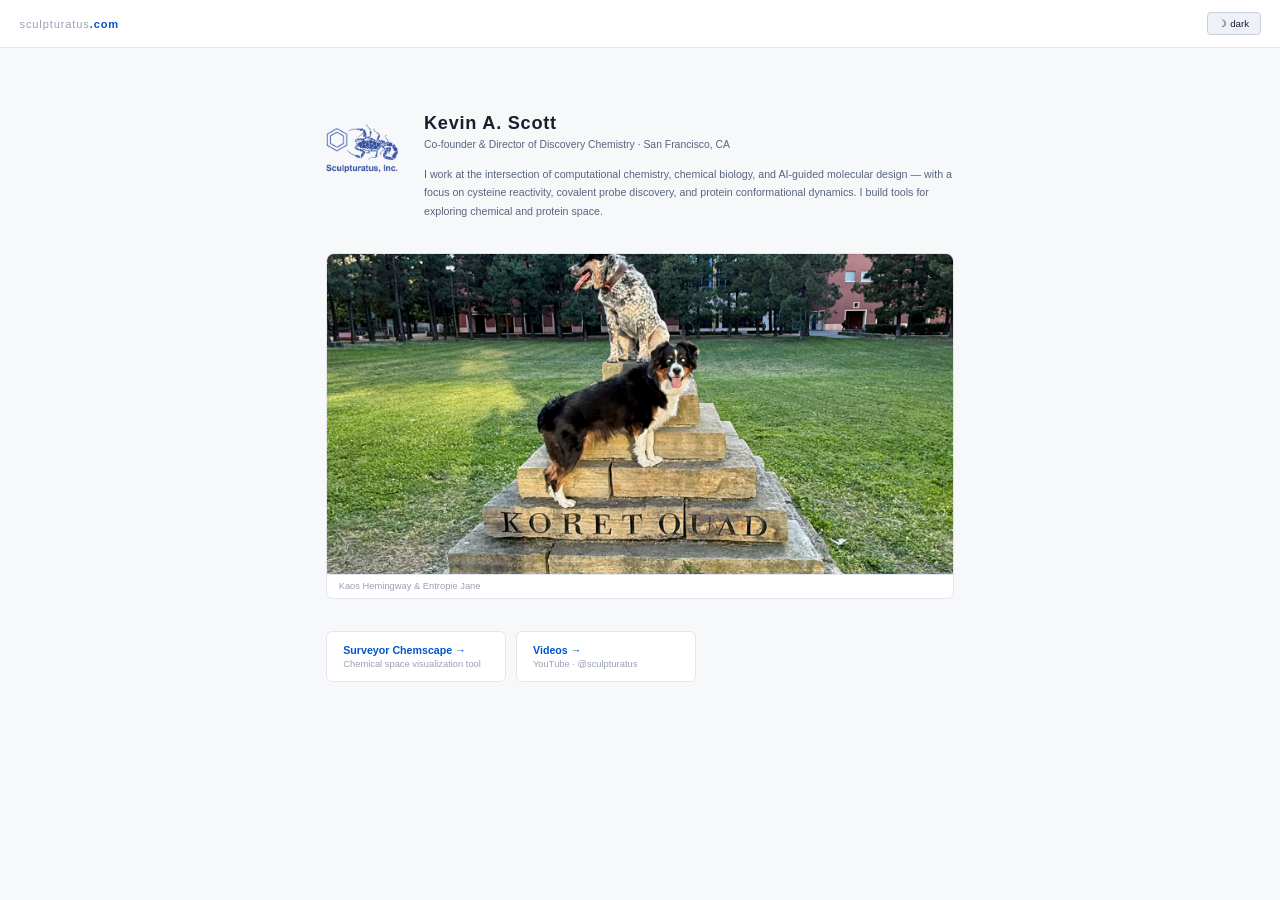
<file: index.html>
<!DOCTYPE html>
<html lang="en">
<head>
  <meta charset="UTF-8">
  <meta name="viewport" content="width=device-width, initial-scale=1.0">
  <title>sculpturatus</title>
  <style>
    :root {
      --bg:        #F7F8FA;
      --bg2:       #FFFFFF;
      --bg3:       #EEF1F7;
      --border:    #E2E6EF;
      --border2:   #C8D0DF;
      --text:      #1A1F2E;
      --text-dim:  #5A6480;
      --text-hint: #9AA0B4;
      --accent:    #0055CC;
      --accent2:   #00A3A3;
    }
    .dark {
      --bg:        #0D0F14;
      --bg2:       #080A0F;
      --bg3:       #141820;
      --border:    #1E2330;
      --border2:   #2A3045;
      --text:      #C8D0E0;
      --text-dim:  #8B94A8;
      --text-hint: #3A4560;
      --accent:    #00D4FF;
      --accent2:   #51CF66;
    }

    *, *::before, *::after { box-sizing: border-box; margin: 0; padding: 0; }
    html, body {
      height: 100%;
      font-family: Arial, sans-serif;
      font-size: 13px;
      background: var(--bg);
      color: var(--text);
      transition: background 0.2s, color 0.2s;
    }

    /* ── Header ── */
    #header {
      height: 48px;
      background: var(--bg2);
      border-bottom: 1px solid var(--border);
      display: flex; align-items: center;
      padding: 0 1.5rem; gap: 1rem;
    }
    #header .logo {
      font-weight: 700; font-size: 0.85rem;
      color: var(--accent); letter-spacing: 0.08em;
      text-decoration: none;
    }
    #header .logo span { color: var(--text-hint); font-weight: 400; }
    #header .spacer { flex: 1; }
    .btn {
      font-family: Arial, sans-serif; font-size: 0.75rem;
      padding: 0.35rem 0.8rem; border-radius: 4px; cursor: pointer;
      border: 1px solid var(--border2); background: var(--bg3);
      color: var(--text); text-decoration: none;
      transition: border-color 0.15s, background 0.15s;
    }
    .btn:hover { border-color: var(--accent); background: var(--bg2); }

    /* ── Main layout ── */
    main {
      max-width: 680px;
      margin: 0 auto;
      padding: 5rem 2rem 4rem;
    }

    /* ── Profile row ── */
    .profile {
      display: flex;
      align-items: flex-start;
      gap: 2rem;
      margin-bottom: 2.5rem;
    }
    .profile img.logo-img {
      width: 72px;
      height: 72px;
      object-fit: contain;
      flex-shrink: 0;
      opacity: 0.92;
    }
    .profile-text h1 {
      font-size: 1.4rem;
      font-weight: 700;
      color: var(--text);
      letter-spacing: 0.04em;
      margin-bottom: 0.25rem;
    }
    .profile-text .role {
      font-size: 0.8rem;
      color: var(--text-dim);
      margin-bottom: 0.9rem;
      line-height: 1.5;
    }
    .profile-text p {
      font-size: 0.82rem;
      color: var(--text-dim);
      line-height: 1.75;
    }

    /* ── Dogs ── */
    .dogs {
      margin-bottom: 2.5rem;
      border-radius: 8px;
      overflow: hidden;
      border: 1px solid var(--border);
    }
    .dogs img {
      width: 100%;
      display: block;
      max-height: 320px;
      object-fit: cover;
    }
    .dogs-caption {
      padding: 0.5rem 0.9rem;
      font-size: 0.72rem;
      color: var(--text-hint);
      background: var(--bg2);
      border-top: 1px solid var(--border);
    }

    /* ── Links ── */
    .links {
      display: flex;
      gap: 0.75rem;
      flex-wrap: wrap;
    }
    .link-card {
      display: flex;
      flex-direction: column;
      gap: 0.25rem;
      padding: 0.9rem 1.25rem;
      border-radius: 6px;
      border: 1px solid var(--border);
      background: var(--bg2);
      text-decoration: none;
      color: var(--text);
      min-width: 180px;
      transition: border-color 0.15s, background 0.15s;
    }
    .link-card:hover {
      border-color: var(--accent);
      background: var(--bg3);
    }
    .link-card .link-title {
      font-size: 0.82rem;
      font-weight: 700;
      color: var(--accent);
    }
    .link-card .link-desc {
      font-size: 0.72rem;
      color: var(--text-hint);
    }
  </style>
</head>
<body>

<div id="header">
  <a class="logo" href="/"><span>sculpturatus</span>.com</a>
  <div class="spacer"></div>
  <button class="btn" onclick="document.body.classList.toggle('dark')">
    ☽ dark
  </button>
</div>

<main>

  <div class="profile">
    <img class="logo-img" src="/sculpturatus_transparent.png" alt="sculpturatus logo">
    <div class="profile-text">
      <h1>Kevin A. Scott</h1>
      <div class="role">
        Co-founder &amp; Director of Discovery Chemistry · San Francisco, CA
      </div>
      <p>
        I work at the intersection of computational chemistry, chemical biology,
        and AI-guided molecular design — with a focus on cysteine reactivity,
        covalent probe discovery, and protein conformational dynamics.
        I build tools for exploring chemical and protein space.
      </p>
    </div>
  </div>

  <div class="dogs">
    <img src="/kaos_entropie.jpg" alt="Kaos and Entropie">
    <div class="dogs-caption">Kaos Hemingway &amp; Entropie Jane</div>
  </div>

  <div class="links">
    <a class="link-card" href="/chemscape">
      <span class="link-title">Surveyor Chemscape →</span>
      <span class="link-desc">Chemical space visualization tool</span>
    </a>
    <a class="link-card" href="https://www.youtube.com/@sculpturatus" target="_blank" rel="noopener">
      <span class="link-title">Videos →</span>
      <span class="link-desc">YouTube · @sculpturatus</span>
    </a>
  </div>

</main>

</body>
</html>
</file>
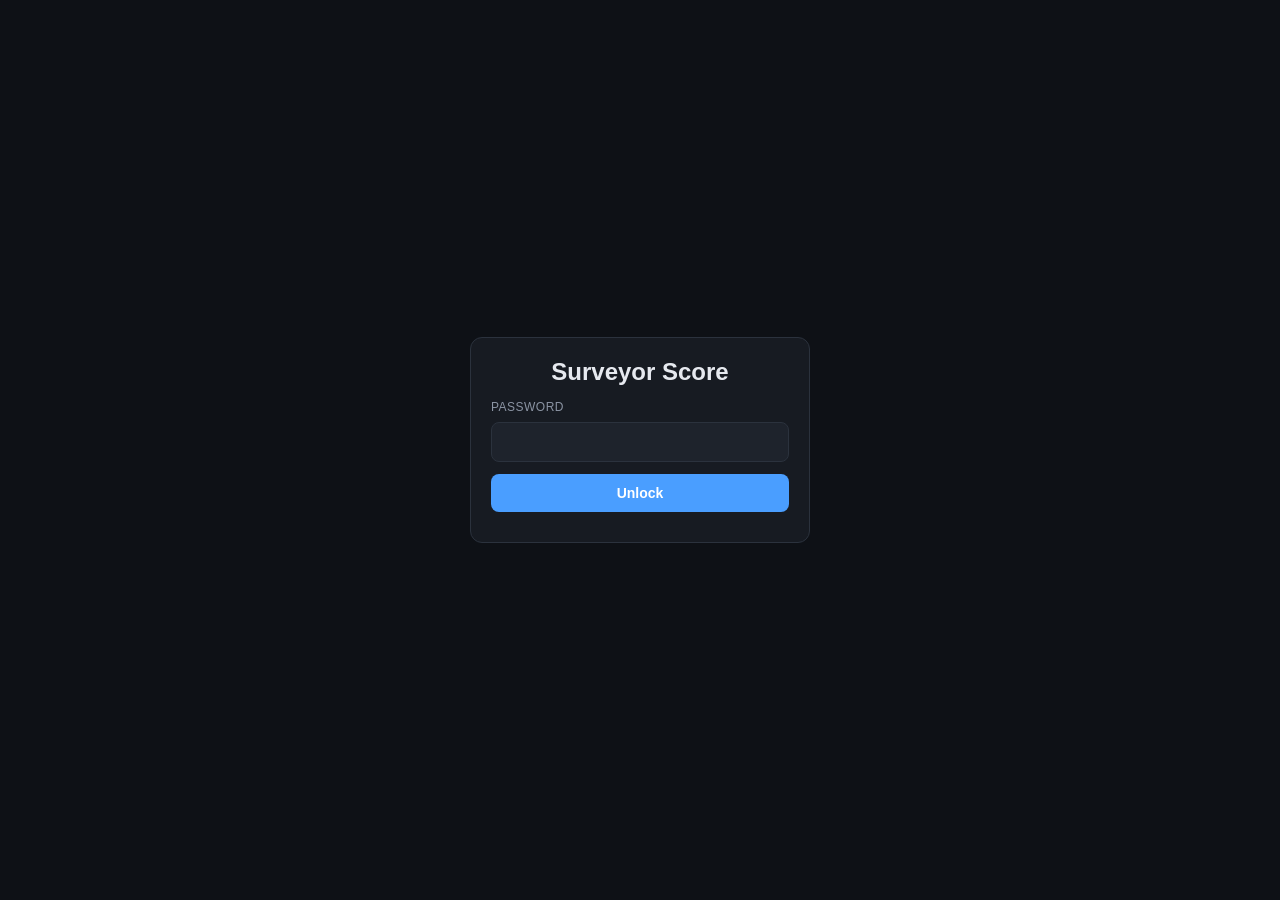
<file: surveyorscore/index.html>
<!DOCTYPE html>
<html lang="en">
<head>
<meta charset="utf-8">
<meta name="viewport" content="width=device-width, initial-scale=1">
<meta name="robots" content="noindex, nofollow">
<title>Surveyor Score</title>
<style>
  :root{
    --bg:#0e1116; --panel:#171b22; --panel2:#1e232c; --border:#2b323d;
    --text:#e6e9ef; --muted:#8b94a3; --accent:#4a9eff; --good:#3ecf8e; --bad:#ff6b6b;
  }
  *{box-sizing:border-box}
  body{margin:0;font-family:-apple-system,BlinkMacSystemFont,"Segoe UI",Roboto,Helvetica,Arial,sans-serif;
    background:var(--bg);color:var(--text);min-height:100vh}
  a{color:var(--accent)}
  .wrap{max-width:760px;margin:0 auto;padding:40px 20px}
  h1{font-size:24px;font-weight:600;margin:0 0 4px}
  .sub{color:var(--muted);font-size:13px;margin-bottom:28px}
  .card{background:var(--panel);border:1px solid var(--border);border-radius:12px;padding:20px;margin-bottom:20px}
  label{display:block;font-size:12px;color:var(--muted);margin-bottom:8px;text-transform:uppercase;letter-spacing:.04em}
  input[type=text],input[type=password],textarea{
    width:100%;background:var(--panel2);border:1px solid var(--border);border-radius:8px;
    color:var(--text);padding:11px 13px;font-size:14px;font-family:inherit}
  textarea{resize:vertical;min-height:52px}
  input:focus,textarea:focus{outline:none;border-color:var(--accent)}
  button{background:var(--accent);color:#fff;border:0;border-radius:8px;padding:11px 18px;
    font-size:14px;font-weight:600;cursor:pointer;margin-top:12px}
  button:hover{filter:brightness(1.08)}
  button:disabled{opacity:.5;cursor:default}
  .hint{font-size:12px;color:var(--muted);margin-top:8px}
  .err{color:var(--bad);font-size:13px;margin-top:10px;white-space:pre-wrap}
  /* gate */
  #gate{position:fixed;inset:0;background:var(--bg);display:flex;align-items:center;justify-content:center;z-index:10}
  #gate .card{width:340px;max-width:90vw;text-align:center}
  #app{display:none}
  /* score result */
  .total{font-size:44px;font-weight:700;margin:6px 0}
  .total small{font-size:18px;color:var(--muted);font-weight:500}
  table{width:100%;border-collapse:collapse;margin-top:14px;font-size:13px}
  th,td{text-align:left;padding:8px 10px;border-bottom:1px solid var(--border)}
  th{color:var(--muted);font-weight:500;text-transform:uppercase;font-size:11px;letter-spacing:.04em}
  td.num{text-align:right;font-variant-numeric:tabular-nums}
  .bar{height:6px;border-radius:3px;background:var(--panel2);overflow:hidden;min-width:70px}
  .bar>i{display:block;height:100%;background:var(--good)}
  /* dropzone */
  #drop{border:2px dashed var(--border);border-radius:10px;padding:34px 20px;text-align:center;
    color:var(--muted);transition:.15s;cursor:pointer}
  #drop.over{border-color:var(--accent);background:var(--panel2);color:var(--text)}
  #drop strong{color:var(--text)}
  .status{font-size:13px;margin-top:12px;color:var(--muted)}
  .spin{display:inline-block;width:14px;height:14px;border:2px solid var(--border);
    border-top-color:var(--accent);border-radius:50%;animation:s .7s linear infinite;vertical-align:-2px;margin-right:6px}
  @keyframes s{to{transform:rotate(360deg)}}
  button.ghost{background:transparent;border:1px solid var(--accent);color:var(--accent)}
  .preview-head{display:flex;align-items:center;justify-content:space-between;gap:12px;margin-top:16px;flex-wrap:wrap}
  .preview-head .meta{font-size:12px;color:var(--muted)}
  .scroll{overflow-x:auto;margin-top:10px;border:1px solid var(--border);border-radius:8px}
  table.grid{width:100%;border-collapse:collapse;font-size:12px;white-space:nowrap}
  table.grid th,table.grid td{padding:7px 10px;border-bottom:1px solid var(--border);text-align:right;font-variant-numeric:tabular-nums}
  table.grid th{position:sticky;top:0;background:var(--panel2);color:var(--muted);font-weight:500;text-transform:none;letter-spacing:0}
  table.grid td:first-child,table.grid th:first-child,
  table.grid td.txt,table.grid th.txt{text-align:left}
  table.grid tr.bad td{color:var(--bad)}
  table.grid tr:last-child td{border-bottom:0}
</style>
</head>
<body>

<!-- ===== password gate ===== -->
<div id="gate">
  <div class="card">
    <h1 style="margin-bottom:14px">Surveyor Score</h1>
    <label style="text-align:left">Password</label>
    <input type="password" id="pw" autocomplete="off" onkeydown="if(event.key==='Enter')unlock()">
    <button onclick="unlock()" id="pwBtn" style="width:100%">Unlock</button>
    <div class="err" id="pwErr"></div>
  </div>
</div>

<!-- ===== app ===== -->
<div id="app">
  <div class="wrap">
    <h1>Surveyor Score</h1>
    <div class="sub">Multi-parameter desirability score (max 5.0) &middot; MW, Fsp&sup3;, cLogP, tPSA, information density</div>

    <!-- single SMILES -->
    <div class="card">
      <label>Single SMILES</label>
      <textarea id="smi" placeholder="Paste a SMILES string, e.g. CC(=O)Oc1ccccc1C(=O)O" onkeydown="if(event.key==='Enter'&&!event.shiftKey){event.preventDefault();scoreOne()}"></textarea>
      <button onclick="scoreOne()" id="scoreBtn">Score</button>
      <div class="err" id="oneErr"></div>
      <div id="result"></div>
    </div>

    <!-- batch CSV -->
    <div class="card">
      <label>Batch &mdash; CSV file</label>
      <div id="drop">
        <div><strong>Drag &amp; drop a CSV</strong> here, or click to choose</div>
        <div class="hint">Needs a <code>smiles</code> column (else the first column is used). You get a CSV back with every score.</div>
      </div>
      <input type="file" id="fileInput" accept=".csv" style="display:none">
      <div class="status" id="batchStatus"></div>
      <div id="batchPreview"></div>
    </div>
  </div>
</div>

<script>
const API = "https://api.sculpturatus.com";
let PW = "";

function authHeaders(extra){ return Object.assign({"X-Surveyor-Password": PW}, extra||{}); }

async function unlock(){
  const pw = document.getElementById("pw").value;
  const btn = document.getElementById("pwBtn"), err = document.getElementById("pwErr");
  err.textContent = ""; btn.disabled = true; btn.textContent = "Checking…";
  try{
    const r = await fetch(API + "/surveyor/auth", { headers: {"X-Surveyor-Password": pw} });
    if(r.ok){ PW = pw; document.getElementById("gate").style.display="none";
              document.getElementById("app").style.display="block"; }
    else if(r.status === 401){ err.textContent = "Wrong password."; }
    else { err.textContent = "Server error (" + r.status + ")."; }
  }catch(e){ err.textContent = "Cannot reach server. " + e.message; }
  btn.disabled = false; btn.textContent = "Unlock";
}

function pct(v){ return Math.round((v/1)*100); }

function renderResult(res){
  const c = res.components, d = res.descriptors;
  const rows = [
    ["MW",            c.mw,           d.mw],
    ["Fraction sp³", c.fsp3,     d.fsp3],
    ["cLogP",         c.clogp,        d.clogp],
    ["tPSA",          c.tpsa,         d.tpsa],
    ["Info density",  c.info_density, d.info_density + " (Böttcher " + d.bottcher + ")"],
  ];
  let html = '<div class="total">' + res.surveyor_score + '<small> / 5.0</small></div>';
  html += '<table><thead><tr><th>Parameter</th><th>Value</th><th>Desirability</th><th></th></tr></thead><tbody>';
  for(const [name,score,val] of rows){
    html += '<tr><td>'+name+'</td><td class="num">'+val+'</td><td class="num">'+score.toFixed(2)+'</td>'
          + '<td><div class="bar"><i style="width:'+pct(score)+'%"></i></div></td></tr>';
  }
  html += '</tbody></table>';
  document.getElementById("result").innerHTML = html;
}

async function scoreOne(){
  const smi = document.getElementById("smi").value.trim();
  const btn = document.getElementById("scoreBtn"), err = document.getElementById("oneErr");
  err.textContent = ""; document.getElementById("result").innerHTML = "";
  if(!smi){ err.textContent = "Enter a SMILES string."; return; }
  btn.disabled = true; btn.textContent = "Scoring…";
  try{
    const r = await fetch(API + "/surveyor/score", {
      method:"POST", headers: authHeaders({"Content-Type":"application/json"}),
      body: JSON.stringify({ smiles: smi })
    });
    if(r.ok){ renderResult(await r.json()); }
    else { const j = await r.json().catch(()=>({})); err.textContent = j.detail || ("Error " + r.status); }
  }catch(e){ err.textContent = "Request failed. " + e.message; }
  btn.disabled = false; btn.textContent = "Score";
}

/* ---- batch ---- */
const drop = document.getElementById("drop");
const fileInput = document.getElementById("fileInput");
drop.addEventListener("click", ()=>fileInput.click());
fileInput.addEventListener("change", e=>{ if(e.target.files[0]) sendCsv(e.target.files[0]); });
["dragenter","dragover"].forEach(ev=>drop.addEventListener(ev, e=>{e.preventDefault();drop.classList.add("over");}));
["dragleave","drop"].forEach(ev=>drop.addEventListener(ev, e=>{e.preventDefault();drop.classList.remove("over");}));
drop.addEventListener("drop", e=>{ const f=e.dataTransfer.files[0]; if(f) sendCsv(f); });

const PREVIEW_ROWS = 15;

// minimal CSV parser (handles quoted fields and commas/newlines inside quotes)
function parseCsv(text){
  const rows = []; let row = [], field = "", q = false;
  for(let i=0;i<text.length;i++){
    const ch = text[i];
    if(q){
      if(ch === '"'){ if(text[i+1] === '"'){ field += '"'; i++; } else q = false; }
      else field += ch;
    } else {
      if(ch === '"') q = true;
      else if(ch === ',') { row.push(field); field = ""; }
      else if(ch === '\n'){ row.push(field); rows.push(row); row = []; field = ""; }
      else if(ch === '\r'){ /* skip */ }
      else field += ch;
    }
  }
  if(field.length || row.length){ row.push(field); rows.push(row); }
  return rows.filter(r => r.length > 1 || (r.length === 1 && r[0] !== ""));
}

function renderPreview(text, name, blobUrl){
  const rows = parseCsv(text);
  const prev = document.getElementById("batchPreview");
  if(!rows.length){ prev.innerHTML = ""; return; }
  const header = rows[0];
  const body = rows.slice(1);
  const errIdx = header.indexOf("error");
  const smiIdx = header.findIndex(h => h.toLowerCase() === "smiles");

  const total = body.length;
  const failed = errIdx >= 0 ? body.filter(r => (r[errIdx]||"").trim() !== "").length : 0;
  const shown = body.slice(0, PREVIEW_ROWS);

  let html = '<div class="preview-head">'
    + '<div class="meta">'+total+' rows scored'
    + (failed ? ' &middot; <span style="color:var(--bad)">'+failed+' failed</span>' : '')
    + (total > PREVIEW_ROWS ? ' &middot; showing first '+PREVIEW_ROWS : '')
    + '</div>'
    + '<button class="ghost" id="dlBtn">Download full CSV</button></div>';

  html += '<div class="scroll"><table class="grid"><thead><tr>';
  header.forEach((h,i) => { const txt = (i === smiIdx || i === 0 || i === errIdx); html += '<th'+(txt?' class="txt"':'')+'>'+esc(h)+'</th>'; });
  html += '</tr></thead><tbody>';
  shown.forEach(r => {
    const isBad = errIdx >= 0 && (r[errIdx]||"").trim() !== "";
    html += '<tr'+(isBad?' class="bad"':'')+'>';
    header.forEach((h,i) => { const txt = (i === smiIdx || i === 0 || i === errIdx); html += '<td'+(txt?' class="txt"':'')+'>'+esc(r[i]!==undefined?r[i]:"")+'</td>'; });
    html += '</tr>';
  });
  html += '</tbody></table></div>';
  prev.innerHTML = html;

  document.getElementById("dlBtn").onclick = () => {
    const a = document.createElement("a"); a.href = blobUrl; a.download = name;
    document.body.appendChild(a); a.click(); a.remove();
  };
}

function esc(s){ return String(s).replace(/&/g,"&amp;").replace(/</g,"&lt;").replace(/>/g,"&gt;"); }

async function sendCsv(file){
  const status = document.getElementById("batchStatus");
  const prev = document.getElementById("batchPreview");
  prev.innerHTML = "";
  if(!/\.csv$/i.test(file.name)){ status.innerHTML = '<span class="err">Please choose a .csv file.</span>'; return; }
  status.innerHTML = '<span class="spin"></span>Scoring '+file.name+'… (large files take a moment)';
  try{
    const fd = new FormData(); fd.append("file", file);
    const r = await fetch(API + "/surveyor/batch", { method:"POST", headers: authHeaders(), body: fd });
    if(!r.ok){ const j = await r.json().catch(()=>({})); status.innerHTML = '<span class="err">'+(j.detail||("Error "+r.status))+'</span>'; return; }
    const blob = await r.blob();
    const text = await blob.text();
    let name = "scored.csv";
    const cd = r.headers.get("Content-Disposition");
    if(cd){ const m = cd.match(/filename="?([^"]+)"?/); if(m) name = m[1]; }
    const url = URL.createObjectURL(blob);
    status.textContent = "Done — preview below.";
    renderPreview(text, name, url);
  }catch(e){ status.innerHTML = '<span class="err">Upload failed. '+e.message+'</span>'; }
  fileInput.value = "";
}
</script>
</body>
</html>
</file>
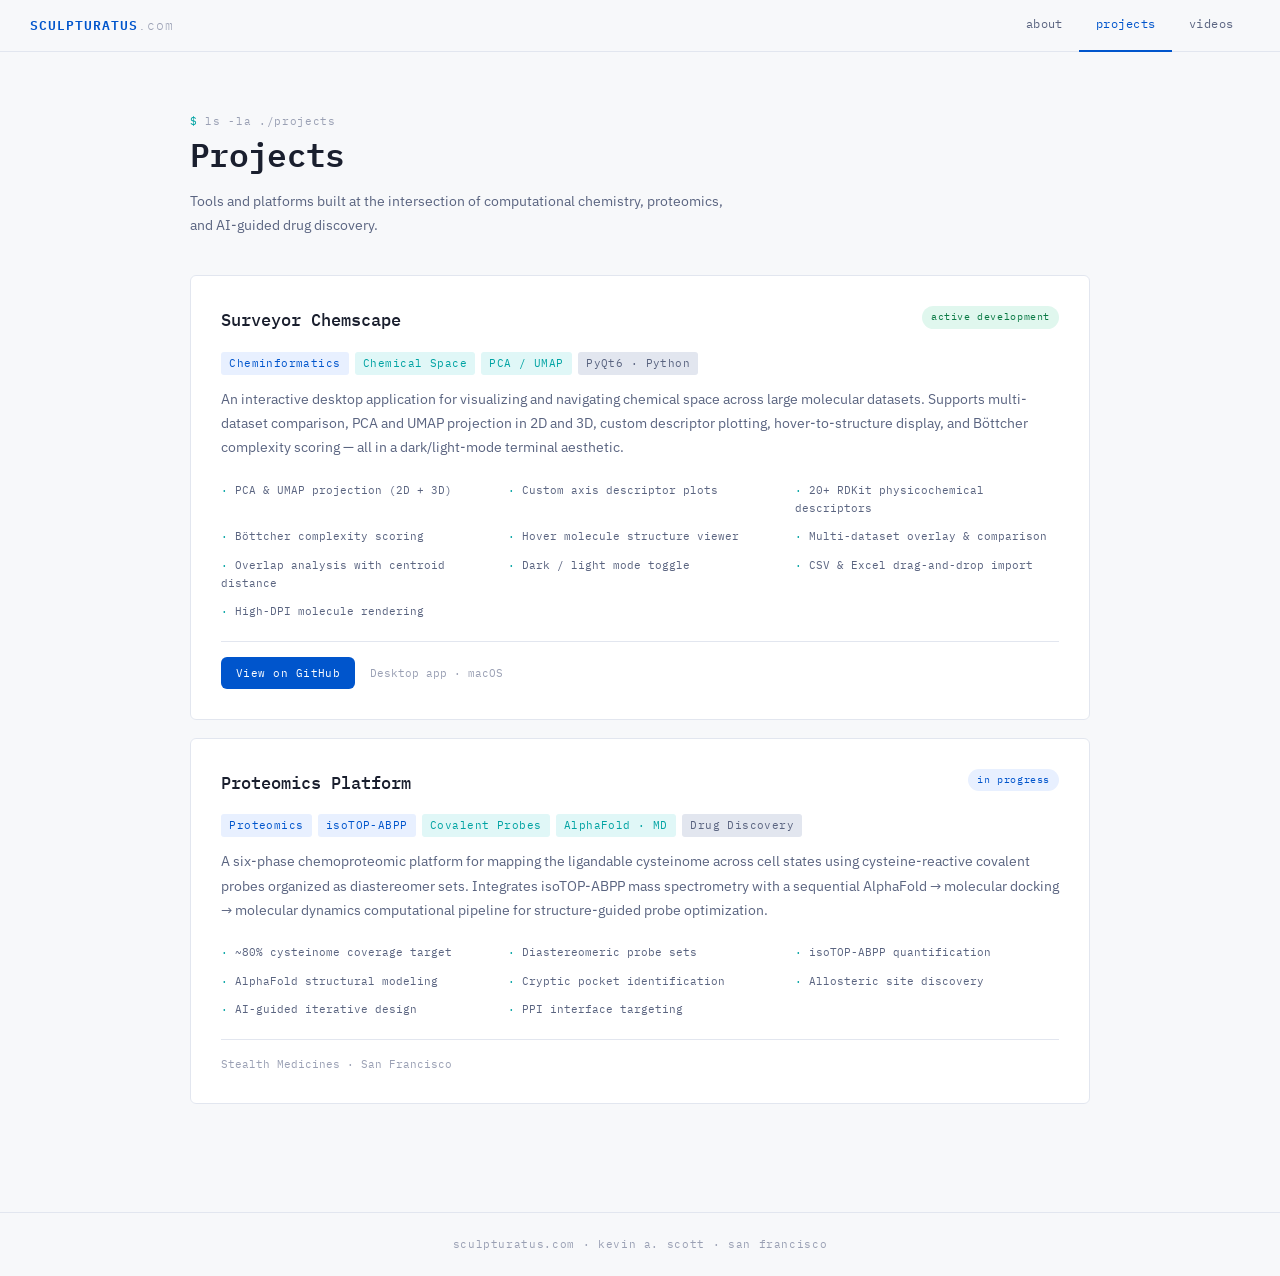
<file: projects.html>
<!DOCTYPE html>
<html lang="en">
<head>
<!-- Google tag (gtag.js) -->
<script async src="https://www.googletagmanager.com/gtag/js?id=G-QCHP257817"></script>
<script>
  window.dataLayer = window.dataLayer || [];
  function gtag(){dataLayer.push(arguments);}
  gtag('js', new Date());

  gtag('config', 'G-QCHP257817');
</script>
</script>
  <meta charset="UTF-8">
  <meta name="viewport" content="width=device-width, initial-scale=1.0">
  <title>Projects — Sculpturatus</title>
  <link rel="stylesheet" href="style.css">
  <style>
    .project-card {
      background: var(--bg2);
      border: 1px solid var(--border);
      border-radius: var(--radius);
      padding: 2rem;
      margin-bottom: 1.2rem;
      transition: border-color 0.2s, box-shadow 0.2s;
      position: relative;
      overflow: hidden;
    }
    .project-card::before {
      content: '';
      position: absolute;
      top: 0; left: 0;
      width: 3px; height: 100%;
      background: var(--accent);
      opacity: 0;
      transition: opacity 0.2s;
    }
    .project-card:hover {
      border-color: var(--border2);
      box-shadow: 0 2px 20px rgba(0,0,0,0.07);
    }
    .project-card:hover::before { opacity: 1; }

    .project-header {
      display: flex;
      align-items: flex-start;
      justify-content: space-between;
      gap: 1rem;
      margin-bottom: 0.8rem;
      flex-wrap: wrap;
    }
    .project-tags {
      display: flex; gap: 0.4rem; flex-wrap: wrap;
      margin-bottom: 0.8rem;
    }
    .project-desc {
      color: var(--text-dim);
      font-size: 0.93rem;
      line-height: 1.75;
      margin-bottom: 1.2rem;
    }
    .project-features {
      list-style: none;
      display: grid;
      grid-template-columns: repeat(auto-fill, minmax(200px, 1fr));
      gap: 0.3rem 1.5rem;
      margin-bottom: 1.2rem;
    }
    .project-features li {
      font-family: var(--mono);
      font-size: 0.75rem;
      color: var(--text-dim);
      padding: 0.2rem 0;
    }
    .project-features li::before {
      content: '·  ';
      color: var(--accent2);
    }
    .project-links {
      display: flex; gap: 1rem; align-items: center;
      padding-top: 1rem;
      border-top: 1px solid var(--border);
    }
    .btn {
      font-family: var(--mono);
      font-size: 0.75rem;
      padding: 0.45rem 1rem;
      border-radius: var(--radius);
      text-decoration: none;
      letter-spacing: 0.04em;
      transition: background 0.15s, color 0.15s;
    }
    .btn-primary {
      background: var(--accent);
      color: #fff;
    }
    .btn-primary:hover { background: #0044AA; }
    .btn-outline {
      border: 1px solid var(--border2);
      color: var(--text-dim);
    }
    .btn-outline:hover { border-color: var(--accent); color: var(--accent); }

    .status-badge {
      font-family: var(--mono);
      font-size: 0.68rem;
      padding: 0.2rem 0.6rem;
      border-radius: 20px;
      letter-spacing: 0.06em;
    }
    .status-active {
      background: #E0F7EE;
      color: #0A7A45;
    }
    .status-beta {
      background: #FFF4E0;
      color: #9A6000;
    }
    .status-dev {
      background: var(--accent-bg);
      color: var(--accent);
    }

    .section-intro {
      color: var(--text-dim);
      font-size: 0.93rem;
      margin-bottom: 2.5rem;
      max-width: 540px;
    }
  </style>
</head>
<body>

<nav>
  <a class="nav-logo" href="index.html">SCULPTURATUS<span>.com</span></a>
  <div class="nav-links">
    <a href="index.html">about</a>
    <a href="projects.html" class="active">projects</a>
    <a href="videos.html">videos</a>
  </div>
</nav>

<main class="page">

  <div class="fade-in" style="margin-bottom:2.5rem;">
    <div class="prompt">ls -la ./projects</div>
    <h1>Projects</h1>
    <p class="section-intro">
      Tools and platforms built at the intersection of computational chemistry,
      proteomics, and AI-guided drug discovery.
    </p>
  </div>

  <!-- Surveyor Chemscape -->
  <div class="project-card fade-in">
    <div class="project-header">
      <h3 style="font-size:1.15rem;">Surveyor Chemscape</h3>
      <span class="status-badge status-active">active development</span>
    </div>
    <div class="project-tags">
      <span class="tag">Cheminformatics</span>
      <span class="tag teal">Chemical Space</span>
      <span class="tag teal">PCA / UMAP</span>
      <span class="tag grey">PyQt6 · Python</span>
    </div>
    <p class="project-desc">
      An interactive desktop application for visualizing and navigating chemical space
      across large molecular datasets. Supports multi-dataset comparison, PCA and UMAP
      projection in 2D and 3D, custom descriptor plotting, hover-to-structure display,
      and Böttcher complexity scoring — all in a dark/light-mode terminal aesthetic.
    </p>
    <ul class="project-features">
      <li>PCA &amp; UMAP projection (2D + 3D)</li>
      <li>Custom axis descriptor plots</li>
      <li>20+ RDKit physicochemical descriptors</li>
      <li>Böttcher complexity scoring</li>
      <li>Hover molecule structure viewer</li>
      <li>Multi-dataset overlay &amp; comparison</li>
      <li>Overlap analysis with centroid distance</li>
      <li>Dark / light mode toggle</li>
      <li>CSV &amp; Excel drag-and-drop import</li>
      <li>High-DPI molecule rendering</li>
    </ul>
    <div class="project-links">
      <a href="https://sculpturatus.com/chemscape" target="_blank" class="btn btn-primary">View on GitHub</a>
      <span style="font-family:var(--mono);font-size:0.75rem;color:var(--text-hint);">Desktop app · macOS</span>
    </div>
  </div>

  <!-- Proteomics Platform -->
  <div class="project-card fade-in">
    <div class="project-header">
      <h3 style="font-size:1.15rem;">Proteomics Platform</h3>
      <span class="status-badge status-dev">in progress</span>
    </div>
    <div class="project-tags">
      <span class="tag">Proteomics</span>
      <span class="tag">isoTOP-ABPP</span>
      <span class="tag teal">Covalent Probes</span>
      <span class="tag teal">AlphaFold · MD</span>
      <span class="tag grey">Drug Discovery</span>
    </div>
    <p class="project-desc">
      A six-phase chemoproteomic platform for mapping the ligandable cysteinome across
      cell states using cysteine-reactive covalent probes organized as diastereomer sets.
      Integrates isoTOP-ABPP mass spectrometry with a sequential AlphaFold → molecular
      docking → molecular dynamics computational pipeline for structure-guided probe optimization.
    </p>
    <ul class="project-features">
      <li>~80% cysteinome coverage target</li>
      <li>Diastereomeric probe sets</li>
      <li>isoTOP-ABPP quantification</li>
      <li>AlphaFold structural modeling</li>
      <li>Cryptic pocket identification</li>
      <li>Allosteric site discovery</li>
      <li>AI-guided iterative design</li>
      <li>PPI interface targeting</li>
    </ul>
    <div class="project-links">
      <span style="font-family:var(--mono);font-size:0.75rem;color:var(--text-hint);">Stealth Medicines · San Francisco</span>
    </div>
  </div>

</main>

<footer>
  sculpturatus.com · kevin a. scott · san francisco
</footer>

</body>
</html>
</file>
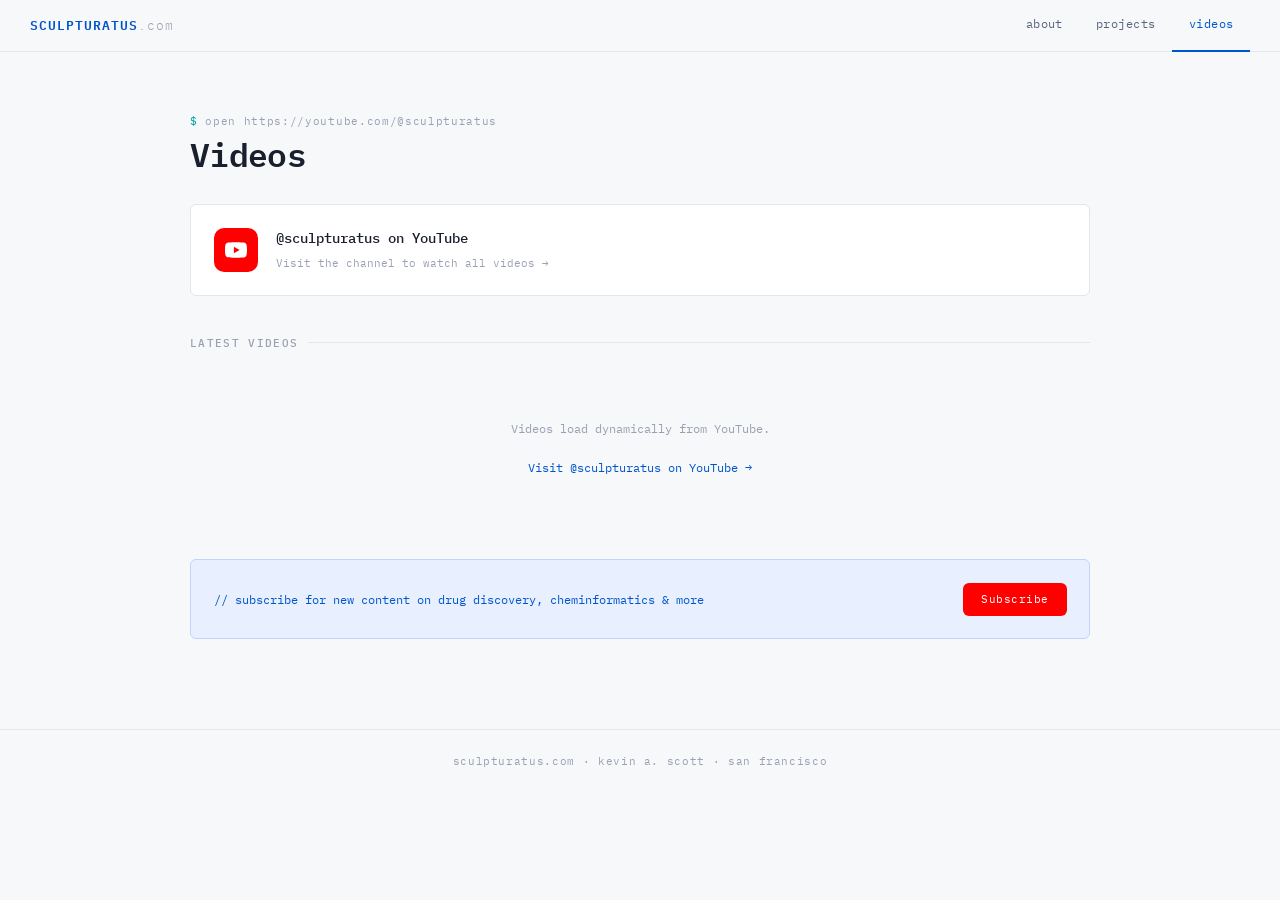
<file: videos.html>
<!DOCTYPE html>
<html lang="en">
<head>
<!-- Google tag (gtag.js) -->
<script async src="https://www.googletagmanager.com/gtag/js?id=G-QCHP257817"></script>
<script>
  window.dataLayer = window.dataLayer || [];
  function gtag(){dataLayer.push(arguments);}
  gtag('js', new Date());

  gtag('config', 'G-QCHP257817');
</script>
  <meta charset="UTF-8">
  <meta name="viewport" content="width=device-width, initial-scale=1.0">
  <title>Videos — Sculpturatus</title>
  <link rel="stylesheet" href="style.css">
  <style>
    .yt-hero {
      display: flex;
      align-items: center;
      gap: 1.2rem;
      padding: 1.5rem;
      background: var(--bg2);
      border: 1px solid var(--border);
      border-radius: var(--radius);
      margin-bottom: 2.5rem;
      text-decoration: none;
      transition: border-color 0.2s, box-shadow 0.2s;
    }
    .yt-hero:hover {
      border-color: #FF0000;
      box-shadow: 0 2px 16px rgba(255,0,0,0.06);
    }
    .yt-icon {
      width: 44px; height: 44px; flex-shrink: 0;
      background: #FF0000;
      border-radius: 10px;
      display: flex; align-items: center; justify-content: center;
    }
    .yt-icon svg { width: 22px; height: 22px; fill: white; }
    .yt-info h3 { color: var(--text); font-size: 0.95rem; margin-bottom: 0.2rem; }
    .yt-info p { font-family: var(--mono); font-size: 0.75rem; color: var(--text-hint); margin: 0; }

    .video-grid {
      display: grid;
      grid-template-columns: repeat(auto-fill, minmax(280px, 1fr));
      gap: 1.2rem;
    }

    .video-card {
      background: var(--bg2);
      border: 1px solid var(--border);
      border-radius: var(--radius);
      overflow: hidden;
      text-decoration: none;
      display: block;
      transition: border-color 0.2s, box-shadow 0.2s, transform 0.15s;
    }
    .video-card:hover {
      border-color: var(--border2);
      box-shadow: 0 4px 20px rgba(0,0,0,0.08);
      transform: translateY(-2px);
    }
    .video-thumb {
      width: 100%;
      aspect-ratio: 16/9;
      background: var(--border);
      position: relative;
      overflow: hidden;
    }
    .video-thumb img {
      width: 100%; height: 100%;
      object-fit: cover;
      display: block;
    }
    .video-thumb .play-overlay {
      position: absolute; inset: 0;
      background: rgba(0,0,0,0.15);
      display: flex; align-items: center; justify-content: center;
      opacity: 0;
      transition: opacity 0.2s;
    }
    .video-card:hover .play-overlay { opacity: 1; }
    .play-btn {
      width: 48px; height: 48px;
      background: rgba(255,255,255,0.92);
      border-radius: 50%;
      display: flex; align-items: center; justify-content: center;
    }
    .play-btn svg { width: 18px; height: 18px; fill: #FF0000; margin-left: 3px; }

    .video-info { padding: 1rem; }
    .video-info h3 {
      font-family: var(--mono);
      font-size: 0.82rem;
      font-weight: 500;
      color: var(--text);
      line-height: 1.4;
      margin-bottom: 0.3rem;
    }
    .video-meta {
      font-family: var(--mono);
      font-size: 0.7rem;
      color: var(--text-hint);
    }

    .channel-cta {
      margin-top: 2.5rem;
      padding: 1.5rem;
      background: var(--accent-bg);
      border: 1px solid #C0D4FF;
      border-radius: var(--radius);
      display: flex;
      align-items: center;
      justify-content: space-between;
      gap: 1rem;
      flex-wrap: wrap;
    }
    .channel-cta p {
      font-family: var(--mono);
      font-size: 0.8rem;
      color: var(--accent);
      margin: 0;
    }
    .btn-yt {
      font-family: var(--mono);
      font-size: 0.75rem;
      padding: 0.5rem 1.2rem;
      background: #FF0000;
      color: white;
      border-radius: var(--radius);
      text-decoration: none;
      letter-spacing: 0.04em;
      white-space: nowrap;
      transition: background 0.15s;
    }
    .btn-yt:hover { background: #CC0000; }

    .loading-msg {
      grid-column: 1/-1;
      text-align: center;
      font-family: var(--mono);
      font-size: 0.8rem;
      color: var(--text-hint);
      padding: 3rem 0;
    }
    .loading-msg a {
      color: var(--accent);
      text-decoration: none;
    }
    .loading-msg a:hover { text-decoration: underline; }
  </style>
</head>
<body>

<nav>
  <a class="nav-logo" href="index.html">SCULPTURATUS<span>.com</span></a>
  <div class="nav-links">
    <a href="index.html">about</a>
    <a href="projects.html">projects</a>
    <a href="videos.html" class="active">videos</a>
  </div>
</nav>

<main class="page">

  <div class="fade-in" style="margin-bottom:2rem;">
    <div class="prompt">open https://youtube.com/@sculpturatus</div>
    <h1>Videos</h1>
  </div>

  <a class="yt-hero fade-in" href="https://youtube.com/@sculpturatus" target="_blank">
    <div class="yt-icon">
      <svg viewBox="0 0 24 24"><path d="M23.5 6.2a3 3 0 0 0-2.1-2.1C19.5 3.5 12 3.5 12 3.5s-7.5 0-9.4.6A3 3 0 0 0 .5 6.2C0 8.1 0 12 0 12s0 3.9.5 5.8a3 3 0 0 0 2.1 2.1c1.9.5 9.4.5 9.4.5s7.5 0 9.4-.5a3 3 0 0 0 2.1-2.1C24 15.9 24 12 24 12s0-3.9-.5-5.8zM9.7 15.5V8.5l6.3 3.5-6.3 3.5z"/></svg>
    </div>
    <div class="yt-info">
      <h3>@sculpturatus on YouTube</h3>
      <p>Visit the channel to watch all videos →</p>
    </div>
  </a>

  <div class="fade-in">
    <h2>latest videos</h2>
    <div class="video-grid" id="video-grid">
      <div class="loading-msg">
        Videos load dynamically from YouTube.<br><br>
        <a href="https://youtube.com/@sculpturatus" target="_blank">Visit @sculpturatus on YouTube →</a>
      </div>
    </div>
  </div>

  <div class="channel-cta fade-in">
    <p>// subscribe for new content on drug discovery, cheminformatics &amp; more</p>
    <a href="https://youtube.com/@sculpturatus?sub_confirmation=1" target="_blank" class="btn-yt">Subscribe</a>
  </div>

</main>

<footer>
  sculpturatus.com · kevin a. scott · san francisco
</footer>

<script>
// YouTube Data API v3 — add your API key below to enable live video loading
// Get a free key at console.cloud.google.com → YouTube Data API v3
const YT_API_KEY = '';
const YT_CHANNEL_HANDLE = 'sculpturatus';

async function loadVideos() {
  if (!YT_API_KEY) return; // No key yet — show fallback link

  try {
    // First get channel ID from handle
    const chRes = await fetch(
      `https://www.googleapis.com/youtube/v3/channels?part=contentDetails&forHandle=${YT_CHANNEL_HANDLE}&key=${YT_API_KEY}`
    );
    const chData = await chRes.json();
    const uploadsId = chData.items?.[0]?.contentDetails?.relatedPlaylists?.uploads;
    if (!uploadsId) return;

    // Then get latest videos
    const vidRes = await fetch(
      `https://www.googleapis.com/youtube/v3/playlistItems?part=snippet&maxResults=12&playlistId=${uploadsId}&key=${YT_API_KEY}`
    );
    const vidData = await vidRes.json();
    const items = vidData.items || [];
    if (!items.length) return;

    const grid = document.getElementById('video-grid');
    grid.innerHTML = items.map(item => {
      const s = item.snippet;
      const videoId = s.resourceId.videoId;
      const thumb = s.thumbnails?.high?.url || s.thumbnails?.medium?.url || '';
      const title = s.title;
      const date = new Date(s.publishedAt).toLocaleDateString('en-US', {year:'numeric',month:'short',day:'numeric'});
      return `
        <a class="video-card" href="https://youtube.com/watch?v=${videoId}" target="_blank">
          <div class="video-thumb">
            <img src="${thumb}" alt="${title}" loading="lazy">
            <div class="play-overlay">
              <div class="play-btn">
                <svg viewBox="0 0 24 24"><path d="M8 5v14l11-7z"/></svg>
              </div>
            </div>
          </div>
          <div class="video-info">
            <h3>${title}</h3>
            <span class="video-meta">${date}</span>
          </div>
        </a>`;
    }).join('');
  } catch (e) {
    // API failed silently — fallback link stays visible
  }
}

loadVideos();
</script>

</body>
</html>
</file>
<file: style.css>
@import url('https://fonts.googleapis.com/css2?family=IBM+Plex+Mono:ital,wght@0,300;0,400;0,500;0,600;1,300&family=IBM+Plex+Sans:wght@300;400;500&display=swap');

:root {
  --bg:       #F7F8FA;
  --bg2:      #FFFFFF;
  --border:   #E2E6EF;
  --border2:  #C8D0DF;
  --text:     #1A1F2E;
  --text-dim: #5A6480;
  --text-hint:#9AA0B4;
  --accent:   #0055CC;
  --accent2:  #00A3A3;
  --accent-bg:#E8F0FF;
  --mono:     'IBM Plex Mono', monospace;
  --sans:     'IBM Plex Sans', sans-serif;
  --radius:   6px;
}

*, *::before, *::after { box-sizing: border-box; margin: 0; padding: 0; }

html { font-size: 15px; scroll-behavior: smooth; }

body {
  font-family: var(--sans);
  background: var(--bg);
  color: var(--text);
  min-height: 100vh;
  line-height: 1.6;
}

/* ── NAV ── */
nav {
  position: sticky; top: 0; z-index: 100;
  background: rgba(247,248,250,0.92);
  backdrop-filter: blur(12px);
  border-bottom: 1px solid var(--border);
  padding: 0 2rem;
  display: flex; align-items: center; gap: 0; height: 52px;
}

.nav-logo {
  font-family: var(--mono);
  font-size: 0.85rem;
  font-weight: 600;
  color: var(--accent);
  letter-spacing: 0.08em;
  text-decoration: none;
  margin-right: auto;
}

.nav-logo span { color: var(--text-hint); font-weight: 300; }

.nav-links { display: flex; gap: 0; }

.nav-links a {
  font-family: var(--mono);
  font-size: 0.78rem;
  font-weight: 400;
  color: var(--text-dim);
  text-decoration: none;
  padding: 0 1.1rem;
  height: 52px;
  display: flex; align-items: center;
  border-bottom: 2px solid transparent;
  letter-spacing: 0.04em;
  transition: color 0.15s, border-color 0.15s;
}

.nav-links a:hover { color: var(--text); }
.nav-links a.active { color: var(--accent); border-bottom-color: var(--accent); }

/* ── LAYOUT ── */
.page { max-width: 960px; margin: 0 auto; padding: 4rem 2rem 6rem; }

/* ── TERMINAL PROMPT ── */
.prompt {
  font-family: var(--mono);
  font-size: 0.75rem;
  color: var(--text-hint);
  letter-spacing: 0.06em;
  margin-bottom: 0.4rem;
}
.prompt::before { content: '$ '; color: var(--accent2); }

/* ── HEADINGS ── */
h1 {
  font-family: var(--mono);
  font-size: 2.2rem;
  font-weight: 600;
  color: var(--text);
  letter-spacing: -0.02em;
  line-height: 1.15;
  margin-bottom: 1rem;
}

h1 .accent { color: var(--accent); }

h2 {
  font-family: var(--mono);
  font-size: 0.75rem;
  font-weight: 500;
  color: var(--text-hint);
  letter-spacing: 0.12em;
  text-transform: uppercase;
  margin-bottom: 1.5rem;
  display: flex; align-items: center; gap: 0.6rem;
}
h2::after { content: ''; flex: 1; height: 1px; background: var(--border); }

h3 {
  font-family: var(--mono);
  font-size: 1rem;
  font-weight: 500;
  color: var(--text);
  margin-bottom: 0.4rem;
}

p { color: var(--text-dim); font-size: 0.95rem; line-height: 1.75; }

/* ── CARDS ── */
.card {
  background: var(--bg2);
  border: 1px solid var(--border);
  border-radius: var(--radius);
  padding: 1.5rem;
  transition: border-color 0.2s, box-shadow 0.2s;
}
.card:hover {
  border-color: var(--border2);
  box-shadow: 0 2px 16px rgba(0,0,0,0.06);
}

/* ── TAG ── */
.tag {
  display: inline-block;
  font-family: var(--mono);
  font-size: 0.7rem;
  padding: 0.2rem 0.55rem;
  border-radius: 3px;
  background: var(--accent-bg);
  color: var(--accent);
  letter-spacing: 0.04em;
}

.tag.teal { background: #E0F7F7; color: var(--accent2); }
.tag.grey { background: var(--border); color: var(--text-dim); }

/* ── DIVIDER ── */
.divider {
  border: none;
  border-top: 1px solid var(--border);
  margin: 3rem 0;
}

/* ── LINKS ── */
a.link {
  color: var(--accent);
  text-decoration: none;
  font-family: var(--mono);
  font-size: 0.8rem;
}
a.link:hover { text-decoration: underline; }

/* ── FOOTER ── */
footer {
  border-top: 1px solid var(--border);
  padding: 1.5rem 2rem;
  text-align: center;
  font-family: var(--mono);
  font-size: 0.72rem;
  color: var(--text-hint);
  letter-spacing: 0.06em;
}

/* ── ANIMATIONS ── */
.fade-in {
  opacity: 0;
  transform: translateY(12px);
  animation: fadeUp 0.5s ease forwards;
}
.fade-in:nth-child(1) { animation-delay: 0.05s; }
.fade-in:nth-child(2) { animation-delay: 0.12s; }
.fade-in:nth-child(3) { animation-delay: 0.19s; }
.fade-in:nth-child(4) { animation-delay: 0.26s; }
.fade-in:nth-child(5) { animation-delay: 0.33s; }
.fade-in:nth-child(6) { animation-delay: 0.40s; }

@keyframes fadeUp {
  to { opacity: 1; transform: translateY(0); }
}

/* ── CURSOR BLINK ── */
.cursor::after {
  content: '▋';
  color: var(--accent);
  animation: blink 1s step-end infinite;
  font-size: 0.9em;
}
@keyframes blink { 0%,100%{opacity:1} 50%{opacity:0} }

/* ── RESPONSIVE ── */
@media (max-width: 600px) {
  h1 { font-size: 1.5rem; }
  .page { padding: 2.5rem 1.2rem 4rem; }
  nav { padding: 0 1.2rem; }
  .nav-links a { padding: 0 0.7rem; font-size: 0.72rem; }
}
</file>
